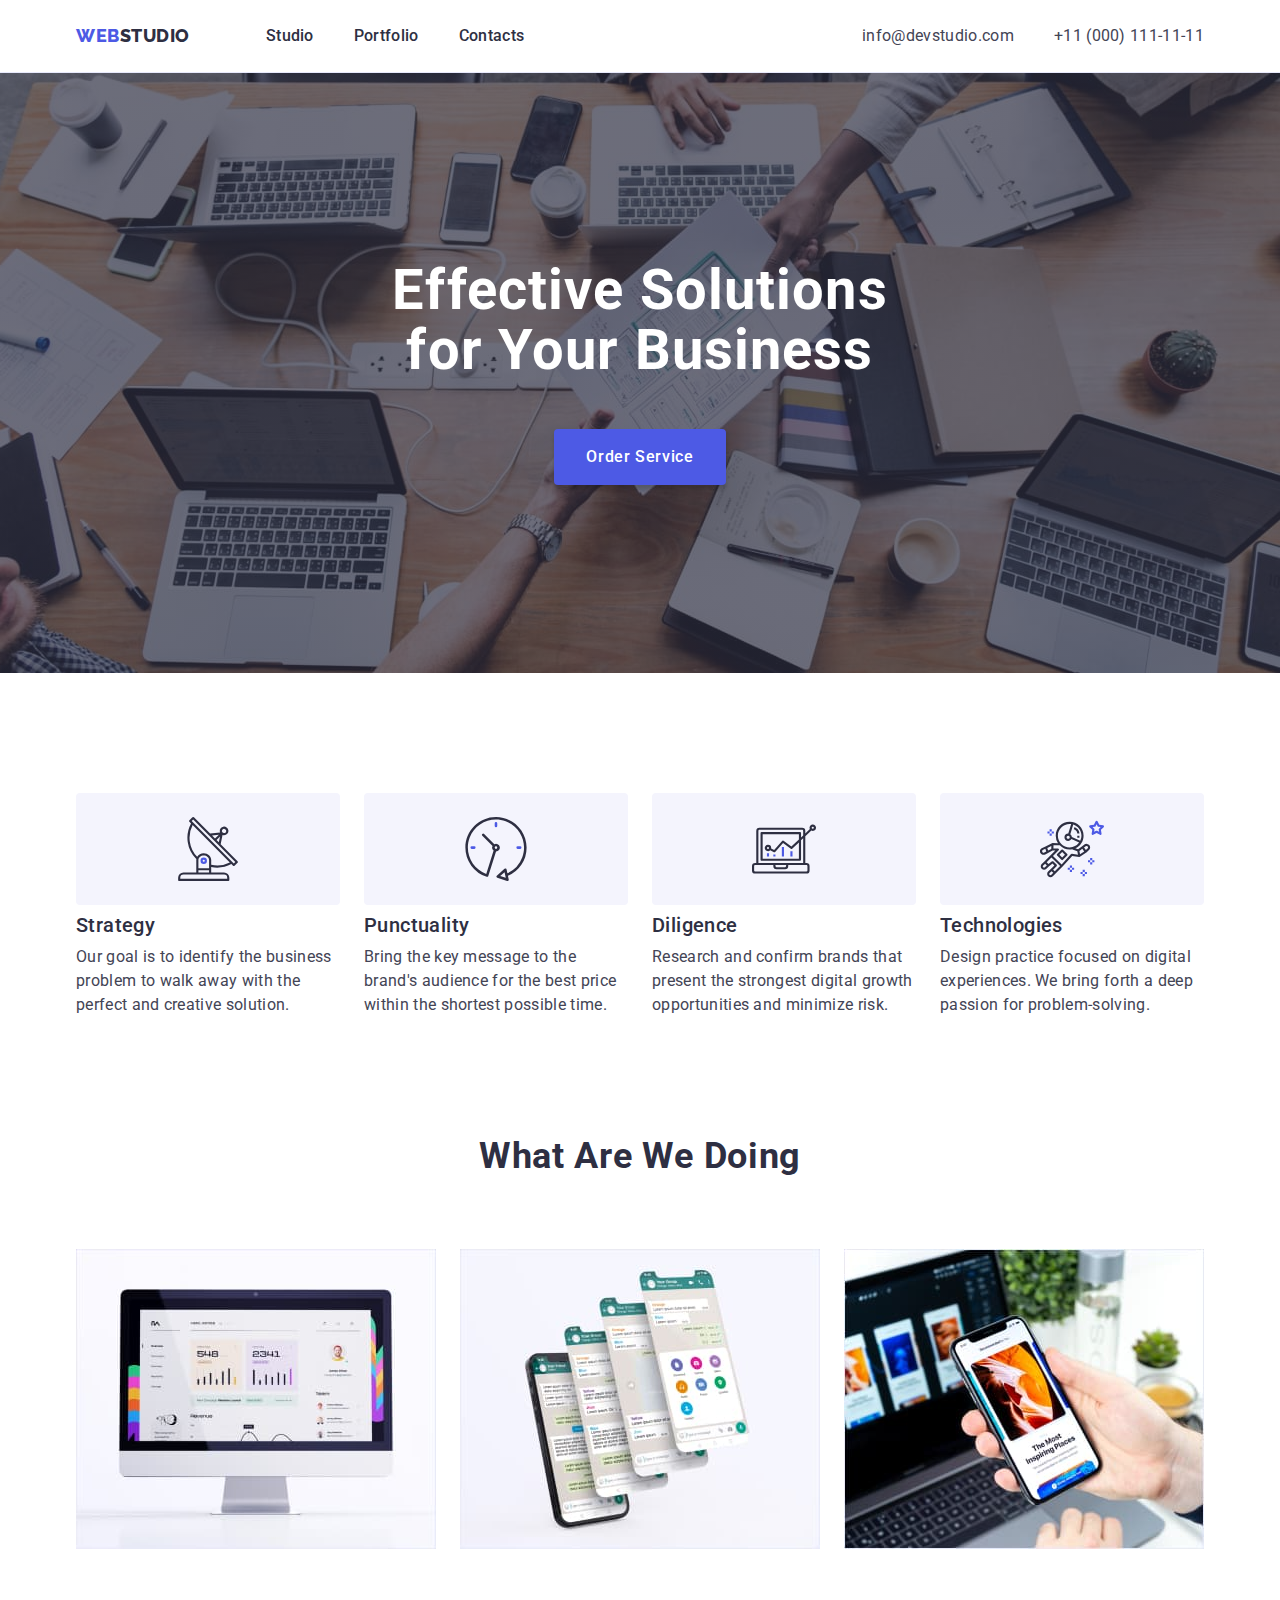
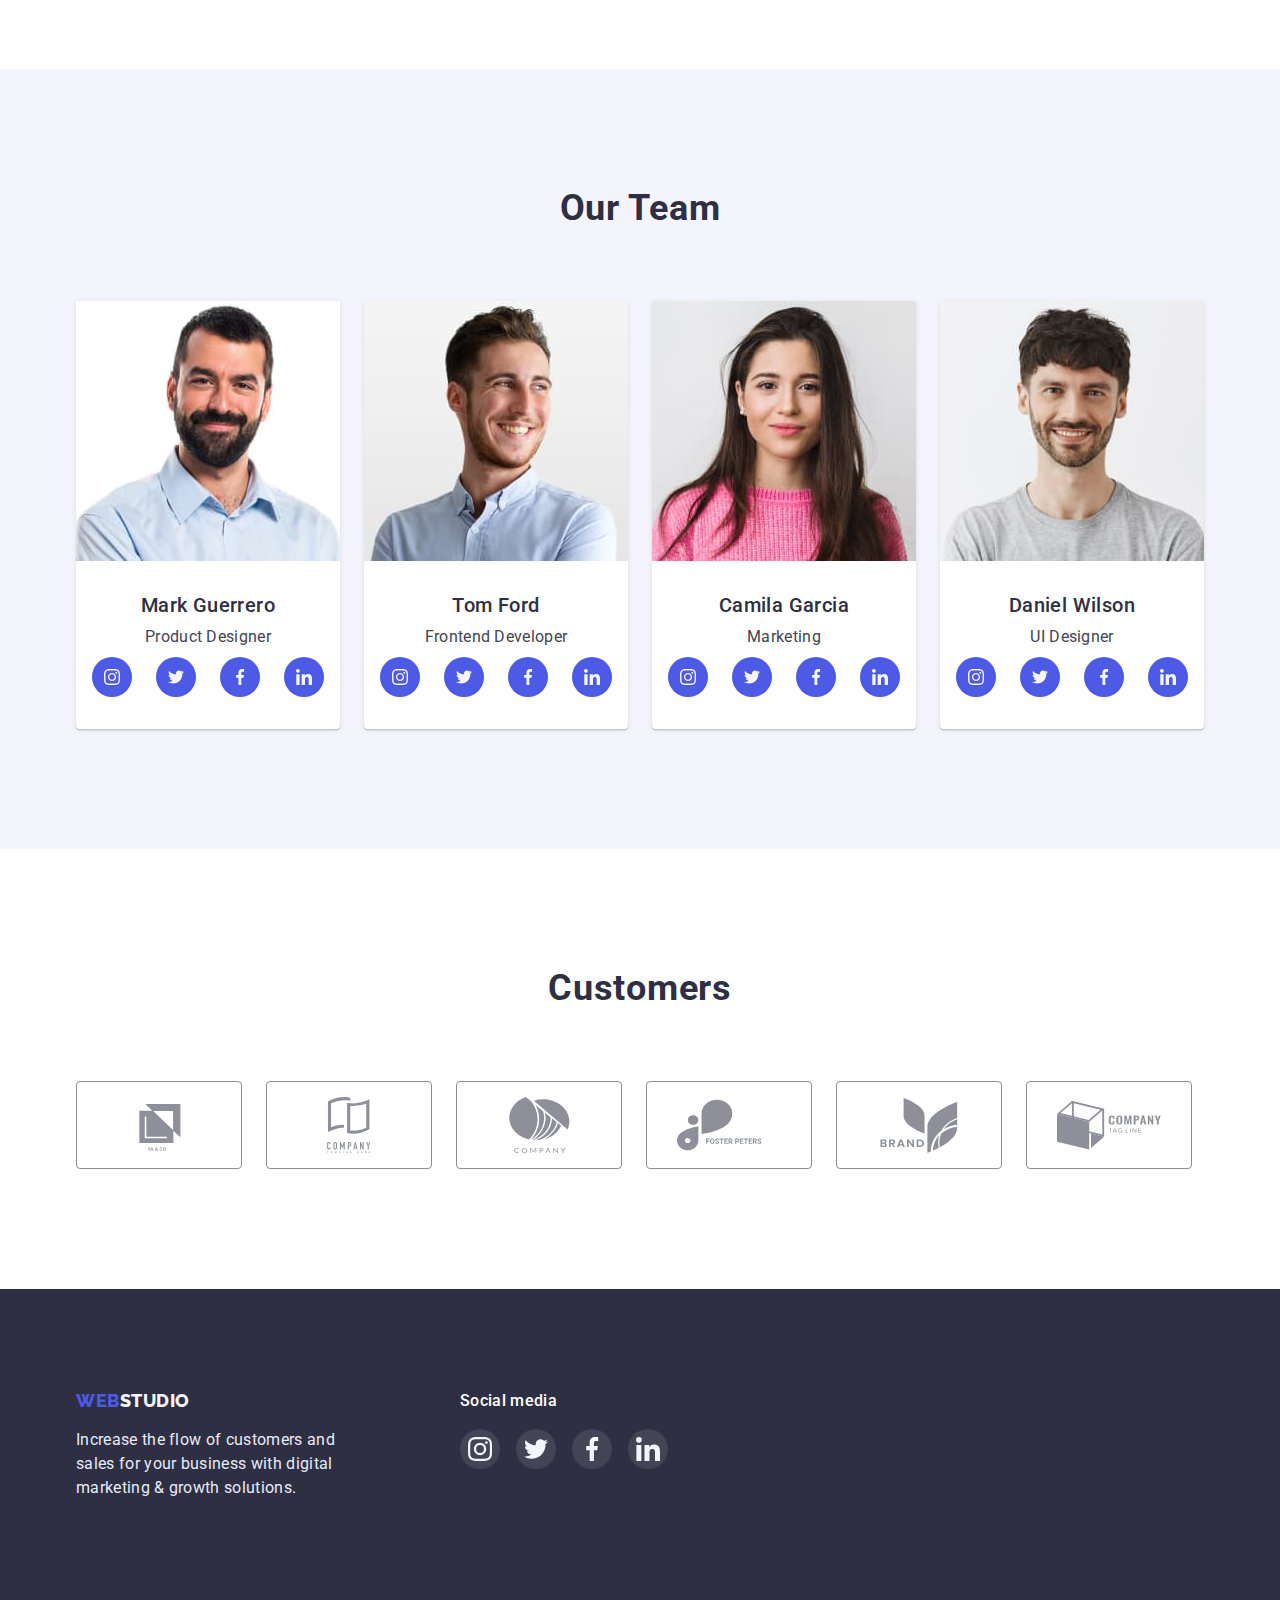
<file: index.html>
<!DOCTYPE html>
<html lang="en">
  <head>
    <meta charset="UTF-8" />
    <meta http-equiv="X-UA-Compatible" content="IE=edge" />
    <meta name="viewport" content="width=device-width, initial-scale=1.0" />
    <title>Webstudio</title>
    <link rel="preconnect" href="https://fonts.googleapis.com" />
    <link rel="preconnect" href="https://fonts.gstatic.com" crossorigin />
    <link
      href="https://fonts.googleapis.com/css2?family=Raleway:wght@800&family=Roboto:wght@400;500;700;900&display=swap"
      rel="stylesheet"
    />
    <link
      rel="stylesheet"
      href="https://cdnjs.cloudflare.com/ajax/libs/modern-normalize/1.0.0/modern-normalize.min.css"
    />
    <link rel="stylesheet" href="css/styles.css" />
  </head>
  <body>
    <!-- HEAD BLOCK -->
    <header class="head">
      <div class="head-container container">
        <nav class="head-nav">
          <a
            href="./index.html"
            class="logo links"
            target="_blank"
            rel="noopener nofollow noreferrer"
            >Web<span class="logo-studio">Studio</span></a
          >
          <ul class="head-nav-list list">
            <li class="head-nav-item">
              <a
                href="./index.html"
                class="head-nav-link links"
                target="_blank"
                rel="noopener nofollow noreferrer"
                >Studio</a
              >
            </li>
            <li class="head-nav-item">
              <a
                href="./portfolio.html"
                class="head-nav-link links"
                target="_blank"
                rel="noopener nofollow noreferrer"
                >Portfolio</a
              >
            </li>
            <li class="head-nav-item">
              <a href="" class="head-nav-link links">Contacts</a>
            </li>
          </ul>
        </nav>
        <address class="adress">
          <ul class="adress-list list">
            <li class="adress-item">
              <a
                href="mailto:info@devstudio.com"
                class="adress-link links"
                target="_blank"
                rel="noopener nofollow noreferrer"
                >info@devstudio.com</a
              >
            </li>
            <li class="adress-item">
              <a
                href="tel:+110001111111"
                class="adress-link links"
                target="_blank"
                rel="noopener nofollow noreferrer"
                >+11 (000) 111-11-11</a
              >
            </li>
          </ul>
        </address>
      </div>
    </header>
    <!-- MAIN BLOCK -->
    <main class="main">
      <!-- HERO BLOCK -->
      <section class="hero-studio">
        <div class="container">
          <h1 class="hero-title hero-studio-title">
            Effective Solutions for Your Business
          </h1>
          <button class="hero-studio-bt bt" type="button">Order Service</button>
        </div>
      </section>
      <!-- 2ND Block -->
      <section class="adventages section">
        <div class="container">
          <h2 class="adventages-title">Adventages</h2>
          <ul class="adventages-list list">
            <li class="adventages-item">
              <div class="adventages-icon-container">
                <svg class="adventages-icon" width="64" height="64">
                  <use
                    href="./images/icons.svg/symbol-defs.svg#icon-antenna"
                  ></use>
                </svg>
              </div>
              <h3 class="adventages-item-ttl">Strategy</h3>
              <p class="adventages-item-subtitle text">
                Our goal is to identify the business problem to walk away with
                the perfect and creative solution.
              </p>
            </li>
            <li class="adventages-item punctuality-icon">
              <div class="adventages-icon-container">
                <svg class="adventages-icon" width="64" height="64">
                  <use
                    href="./images/icons.svg/symbol-defs.svg#icon-clock"
                  ></use>
                </svg>
              </div>
              <h3 class="adventages-item-ttl">Punctuality</h3>
              <p class="adventages-item-subtitle text">
                Bring the key message to the brand's audience for the best price
                within the shortest possible time.
              </p>
            </li>
            <li class="adventages-item diligence-icon">
              <div class="adventages-icon-container">
                <svg class="adventages-icon" width="64" height="64">
                  <use
                    href="./images/icons.svg/symbol-defs.svg#icon-diagram"
                  ></use>
                </svg>
              </div>
              <h3 class="adventages-item-ttl">Diligence</h3>
              <p class="adventages-item-subtitle text">
                Research and confirm brands that present the strongest digital
                growth opportunities and minimize risk.
              </p>
            </li>
            <li class="adventages-item technologies-icon">
              <div class="adventages-icon-container">
                <svg class="adventages-icon" width="64" height="64">
                  <use
                    href="./images/icons.svg/symbol-defs.svg#icon-astronaut"
                  ></use>
                </svg>
              </div>
              <h3 class="adventages-item-ttl">Technologies</h3>
              <p class="adventages-item-subtitle text">
                Design practice focused on digital experiences. We bring forth a
                deep passion for problem-solving.
              </p>
            </li>
          </ul>
        </div>
      </section>
      <!-- 3D BLOCK -->
      <section class="projects-studio section">
        <div class="container">
          <h2 class="projects-studio-title">What are we doing</h2>
          <ul class="projects-studio-list list">
            <li class="projects-studio-item">
              <img
                class="projects-studio-img"
                src="./images/what_we_are_doing/computer.jpg"
                alt="computer"
                width="360"
                height="300"
              />
            </li>
            <li class="projects-studio-item">
              <img
                class="projects-studio-img"
                src="./images/what_we_are_doing/sms_menu.jpg"
                alt="phone"
                width="360"
                height="300"
              />
            </li>
            <li class="projects-studio-item">
              <img
                class="projects-studio-img"
                src="./images/what_we_are_doing/phone_in_hand.jpg"
                alt="phone"
                width="360"
                height="300"
              />
            </li>
          </ul>
        </div>
      </section>
      <!-- 4D BLOCK -->
      <section class="team section">
        <div class="container">
          <h2 class="team-title">Our Team</h2>
          <ul class="team-list list">
            <li class="team-item">
              <img
                class="team-img"
                src="./images/team/mark_g.jpg"
                alt="team member"
                width="264"
                height="260"
              />
              <div class="team-list-content">
                <h3 class="team-list-title">Mark Guerrero</h3>
                <p class="team-list-subtitle text">Product Designer</p>
                <ul class="team-social-list list">
                  <li class="team-social-item">
                    <a
                      href="#"
                      class="team-social-link"
                      target="_blank"
                      rel="noopener nofollow noreferrer"
                    >
                      <svg class="team-social-icon" width="16" height="16">
                        <use
                          href="./images/icons.svg/symbol-defs.svg#icon-instagram"
                        ></use>
                      </svg>
                    </a>
                  </li>
                  <li class="team-social-item">
                    <a
                      href="#"
                      class="team-social-link"
                      target="_blank"
                      rel="noopener nofollow noreferrer"
                    >
                      <svg class="team-social-icon" width="16" height="16">
                        <use
                          href="./images/icons.svg/symbol-defs.svg#icon-twitter"
                        ></use>
                      </svg>
                    </a>
                  </li>
                  <li class="team-social-item">
                    <a
                      href="#"
                      class="team-social-link"
                      target="_blank"
                      rel="noopener nofollow noreferrer"
                    >
                      <svg class="team-social-icon" width="16" height="16">
                        <use
                          href="./images/icons.svg/symbol-defs.svg#icon-facebook"
                        ></use>
                      </svg>
                    </a>
                  </li>
                  <li class="team-social-item">
                    <a
                      href="#"
                      class="team-social-link"
                      target="_blank"
                      rel="noopener nofollow noreferrer"
                    >
                      <svg class="team-social-icon" width="16" height="16">
                        <use
                          href="./images/icons.svg/symbol-defs.svg#icon-linkedin"
                        ></use>
                      </svg>
                    </a>
                  </li>
                </ul>
              </div>
            </li>
            <li class="team-item">
              <img
                class="team-img"
                src="./images/team/tom_f.jpg"
                alt="team member"
                width="264"
                height="260"
              />
              <div class="team-list-content">
                <h3 class="team-list-title">Tom Ford</h3>
                <p class="team-list-subtitle text">Frontend Developer</p>
                <ul class="team-social-list list">
                  <li class="team-social-item">
                    <a
                      href="#"
                      class="team-social-link"
                      target="_blank"
                      rel="noopener nofollow noreferrer"
                    >
                      <svg class="team-social-icon" width="16" height="16">
                        <use
                          href="./images/icons.svg/symbol-defs.svg#icon-instagram"
                        ></use>
                      </svg>
                    </a>
                  </li>
                  <li class="team-social-item">
                    <a
                      href="#"
                      class="team-social-link"
                      target="_blank"
                      rel="noopener nofollow noreferrer"
                    >
                      <svg class="team-social-icon" width="16" height="16">
                        <use
                          href="./images/icons.svg/symbol-defs.svg#icon-twitter"
                        ></use>
                      </svg>
                    </a>
                  </li>
                  <li class="team-social-item">
                    <a
                      href="#"
                      class="team-social-link"
                      target="_blank"
                      rel="noopener nofollow noreferrer"
                    >
                      <svg class="team-social-icon" width="16" height="16">
                        <use
                          href="./images/icons.svg/symbol-defs.svg#icon-facebook"
                        ></use>
                      </svg>
                    </a>
                  </li>
                  <li class="team-social-item">
                    <a
                      href="#"
                      class="team-social-link"
                      target="_blank"
                      rel="noopener nofollow noreferrer"
                    >
                      <svg class="team-social-icon" width="16" height="16">
                        <use
                          href="./images/icons.svg/symbol-defs.svg#icon-linkedin"
                        ></use>
                      </svg>
                    </a>
                  </li>
                </ul>
              </div>
            </li>
            <li class="team-item">
              <img
                class="team-img"
                src="./images/team/camila_g.jpg"
                alt="team member"
                width="264"
                height="260"
              />
              <div class="team-list-content">
                <h3 class="team-list-title">Camila Garcia</h3>
                <p class="team-list-subtitle text">Marketing</p>
                <ul class="team-social-list list">
                  <li class="team-social-item">
                    <a
                      href="#"
                      class="team-social-link"
                      target="_blank"
                      rel="noopener nofollow noreferrer"
                    >
                      <svg class="team-social-icon" width="16" height="16">
                        <use
                          href="./images/icons.svg/symbol-defs.svg#icon-instagram"
                        ></use>
                      </svg>
                    </a>
                  </li>
                  <li class="team-social-item">
                    <a
                      href="#"
                      class="team-social-link"
                      target="_blank"
                      rel="noopener nofollow noreferrer"
                    >
                      <svg class="team-social-icon" width="16" height="16">
                        <use
                          href="./images/icons.svg/symbol-defs.svg#icon-twitter"
                        ></use>
                      </svg>
                    </a>
                  </li>
                  <li class="team-social-item">
                    <a
                      href="#"
                      class="team-social-link"
                      target="_blank"
                      rel="noopener nofollow noreferrer"
                    >
                      <svg class="team-social-icon" width="16" height="16">
                        <use
                          href="./images/icons.svg/symbol-defs.svg#icon-facebook"
                        ></use>
                      </svg>
                    </a>
                  </li>
                  <li class="team-social-item">
                    <a
                      href="#"
                      class="team-social-link"
                      target="_blank"
                      rel="noopener nofollow noreferrer"
                    >
                      <svg class="team-social-icon" width="16" height="16">
                        <use
                          href="./images/icons.svg/symbol-defs.svg#icon-linkedin"
                        ></use>
                      </svg>
                    </a>
                  </li>
                </ul>
              </div>
            </li>
            <li class="team-item">
              <img
                class="team-img"
                src="./images/team/daniel_w.jpg"
                alt="team member"
                width="264"
                height="260"
              />
              <div class="team-list-content">
                <h3 class="team-list-title">Daniel Wilson</h3>
                <p class="team-list-subtitle text">UI Designer</p>
                <ul class="team-social-list list">
                  <li class="team-social-item">
                    <a
                      href="#"
                      class="team-social-link"
                      target="_blank"
                      rel="noopener nofollow noreferrer"
                    >
                      <svg class="team-social-icon" width="16" height="16">
                        <use
                          href="./images/icons.svg/symbol-defs.svg#icon-instagram"
                        ></use>
                      </svg>
                    </a>
                  </li>
                  <li class="team-social-item">
                    <a
                      href="#"
                      class="team-social-link"
                      target="_blank"
                      rel="noopener nofollow noreferrer"
                    >
                      <svg class="team-social-icon" width="16" height="16">
                        <use
                          href="./images/icons.svg/symbol-defs.svg#icon-twitter"
                        ></use>
                      </svg>
                    </a>
                  </li>
                  <li class="team-social-item">
                    <a
                      href="#"
                      class="team-social-link"
                      target="_blank"
                      rel="noopener nofollow noreferrer"
                    >
                      <svg class="team-social-icon" width="16" height="16">
                        <use
                          href="./images/icons.svg/symbol-defs.svg#icon-facebook"
                        ></use>
                      </svg>
                    </a>
                  </li>
                  <li class="team-social-item">
                    <a
                      href="#"
                      class="team-social-link"
                      target="_blank"
                      rel="noopener nofollow noreferrer"
                    >
                      <svg class="team-social-icon" width="16" height="16">
                        <use
                          href="./images/icons.svg/symbol-defs.svg#icon-linkedin"
                        ></use>
                      </svg>
                    </a>
                  </li>
                </ul>
              </div>
            </li>
          </ul>
        </div>
      </section>
      <!-- 5th BLOCK -->
      <section class="customers section">
        <div class="container">
          <h2 class="customers-title">Customers</h2>
          <ul class="customers-list list">
            <li class="customers-item">
              <a
                href=""
                class="customers-link"
                target="_blank"
                rel="noopener nofollow noreferrer"
              >
                <svg class="customers-icon" width="104" height="56">
                  <use
                    href="./images/icons.svg/symbol-defs.svg#icon-ya-and-co"
                  ></use>
                </svg>
              </a>
            </li>
            <li class="customers-item">
              <a
                href=""
                class="customers-link"
                target="_blank"
                rel="noopener nofollow noreferrer"
              >
                <svg class="customers-icon" width="104" height="56">
                  <use
                    href="./images/icons.svg/symbol-defs.svg#icon-tagline"
                  ></use>
                </svg>
              </a>
            </li>
            <li class="customers-item">
              <a
                href=""
                class="customers-link"
                target="_blank"
                rel="noopener nofollow noreferrer"
              >
                <svg class="customers-icon" width="104" height="56">
                  <use
                    href="./images/icons.svg/symbol-defs.svg#icon-company"
                  ></use>
                </svg>
              </a>
            </li>
            <li class="customers-item">
              <a
                href=""
                class="customers-link"
                target="_blank"
                rel="noopener nofollow noreferrer"
              >
                <svg class="customers-icon" width="104" height="56">
                  <use
                    href="./images/icons.svg/symbol-defs.svg#icon-foster-peters"
                  ></use>
                </svg>
              </a>
            </li>
            <li class="customers-item">
              <a
                href=""
                class="customers-link"
                target="_blank"
                rel="noopener nofollow noreferrer"
              >
                <svg class="customers-icon" width="104" height="56">
                  <use
                    href="./images/icons.svg/symbol-defs.svg#icon-brand"
                  ></use>
                </svg>
              </a>
            </li>
            <li class="customers-item">
              <a
                href=""
                class="customers-link"
                target="_blank"
                rel="noopener nofollow noreferrer"
              >
                <svg class="customers-icon" width="104" height="56">
                  <use
                    href="./images/icons.svg/symbol-defs.svg#icon-company-tagline"
                  ></use>
                </svg>
              </a>
            </li>
          </ul>
        </div>
      </section>
    </main>
    <!-- FOOTER -->
    <footer class="footer">
      <div class="footer-container container">
        <div class="footer-logo-content">
          <a
            href="./index.html"
            class="logo links"
            target="_blank"
            rel="noopener nofollow noreferrer"
            >Web<span class="footer-logo-studio">Studio</span></a
          >
          <p class="footer-subtitle text">
            Increase the flow of customers and sales for your business with
            digital marketing & growth solutions.
          </p>
        </div>
        <div class="footer-social-content">
          <p class="footer-social-subtitle text">Social media</p>
          <ul class="footer-social-list list">
            <li class="footer-social-item">
              <a
                href="#"
                class="footer-social-link"
                aria-label="instagram"
                target="_blank"
                rel="noopener nofollow noreferrer"
              >
                <svg class="footerfooter-social-icon" width="24" height="24">
                  <use
                    href="./images/icons.svg/symbol-defs.svg#icon-instagram"
                  ></use>
                </svg>
              </a>
            </li>
            <li class="footer-social-item">
              <a
                href="#"
                class="footer-social-link"
                aria-label="twitter"
                target="_blank"
                rel="noopener nofollow noreferrer"
              >
                <svg class="footer-social-icon" width="24" height="24">
                  <use
                    href="./images/icons.svg/symbol-defs.svg#icon-twitter"
                  ></use>
                </svg>
              </a>
            </li>
            <li class="footer-social-item">
              <a
                href="#"
                class="footer-social-link"
                aria-label="facebook"
                target="_blank"
                rel="noopener nofollow noreferrer"
              >
                <svg class="footer-social-icon" width="24" height="24">
                  <use
                    href="./images/icons.svg/symbol-defs.svg#icon-facebook"
                  ></use>
                </svg>
              </a>
            </li>
            <li class="footer-social-item">
              <a
                href="#"
                class="footer-social-link"
                aria-label="linkedin"
                target="_blank"
                rel="noopener nofollow noreferrer"
              >
                <svg class="footer-social-icon" width="24" height="24">
                  <use
                    href="./images/icons.svg/symbol-defs.svg#icon-linkedin"
                  ></use>
                </svg>
              </a>
            </li>
          </ul>
        </div>
      </div>
    </footer>
  </body>
</html>
</file>
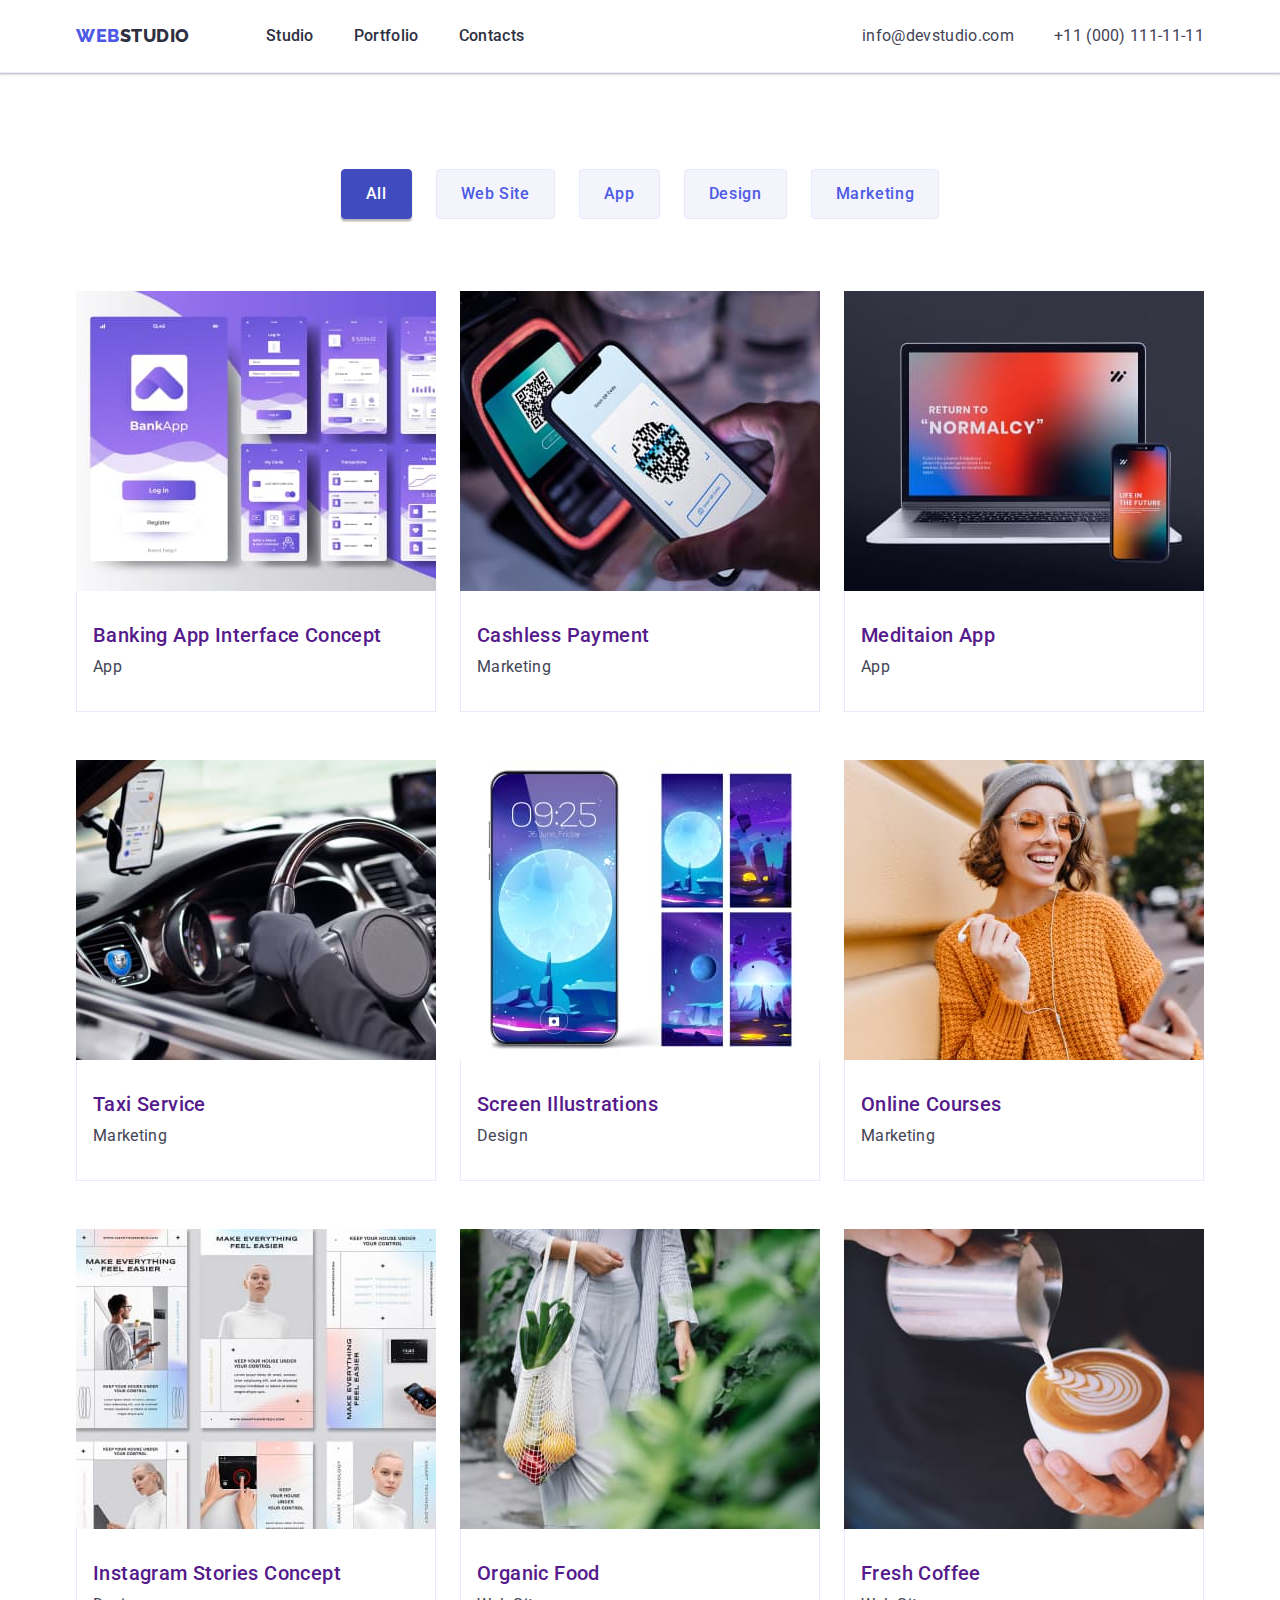
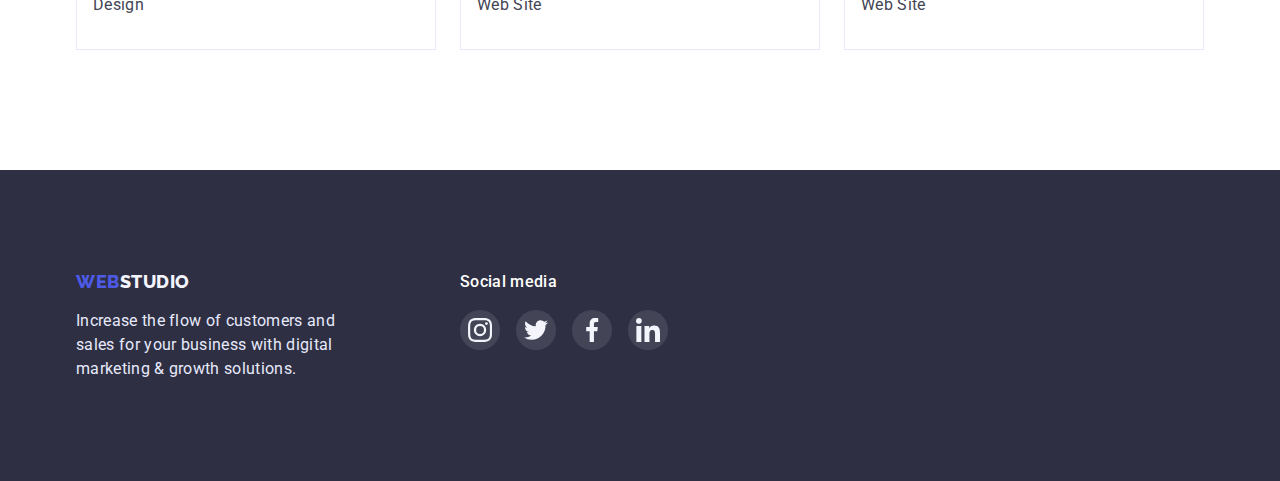
<file: portfolio.html>
<!DOCTYPE html>
<html lang="en">
  <head>
    <meta charset="UTF-8" />
    <meta http-equiv="X-UA-Compatible" content="IE=edge" />
    <meta name="viewport" content="width=device-width, initial-scale=1.0" />
    <title>Portfolio</title>
    <link rel="preconnect" href="https://fonts.googleapis.com" />
    <link rel="preconnect" href="https://fonts.gstatic.com" crossorigin />
    <link
      href="https://fonts.googleapis.com/css2?family=Raleway:wght@800&family=Roboto:wght@400;500;700;900&display=swap"
      rel="stylesheet"
    />
    <link
      rel="stylesheet"
      href="https://cdnjs.cloudflare.com/ajax/libs/modern-normalize/1.0.0/modern-normalize.min.css"
    />
    <link rel="stylesheet" href="css/styles.css" />
  </head>
  <body>
    <!-- HEAD BLOCK -->
    <header class="head">
      <div class="head-container container">
        <nav class="head-nav">
          <a
            href="./index.html"
            class="logo links"
            target="_blank"
            rel="noopener nofollow noreferrer"
            >Web<span class="logo-studio">Studio</span></a
          >
          <ul class="head-nav-list list">
            <li class="head-nav-item">
              <a
                href="./index.html"
                class="head-nav-link links"
                target="_blank"
                rel="noopener nofollow noreferrer"
                >Studio</a
              >
            </li>
            <li class="head-nav-item">
              <a
                href="./portfolio.html"
                class="head-nav-link links"
                target="_blank"
                rel="noopener nofollow noreferrer"
                >Portfolio</a
              >
            </li>
            <li class="head-nav-item">
              <a href="" class="head-nav-link links">Contacts</a>
            </li>
          </ul>
        </nav>
        <address class="adress">
          <ul class="adress-list list">
            <li class="adress-item">
              <a
                href="mailto:info@devstudio.com"
                class="adress-link links"
                target="_blank"
                rel="noopener nofollow noreferrer"
                >info@devstudio.com</a
              >
            </li>
            <li class="adress-item">
              <a
                href="tel:+110001111111"
                class="adress-link links"
                target="_blank"
                rel="noopener nofollow noreferrer"
                >+11 (000) 111-11-11</a
              >
            </li>
          </ul>
        </address>
      </div>
    </header>
    <!-- MAIN BLOCK -->
    <main>
      <!-- HERO BLOCK -->
      <section class="portfolio-hero-section section">
        <div class="container">
          <h1 class="portfolio-title">Portfolio</h1>
          <ul class="menu-portfolio-list list">
            <li class="menu-portfolio-item">
              <button
                class="menu-portfolio-bt menu-portfolio-bt-active bt"
                type="button"
              >
                All
              </button>
            </li>
            <li class="menu-portfolio-item">
              <button class="menu-portfolio-bt bt" type="button">
                Web Site
              </button>
            </li>
            <li class="menu-portfolio-item">
              <button class="menu-portfolio-bt bt" type="button">App</button>
            </li>
            <li class="menu-portfolio-item">
              <button class="menu-portfolio-bt bt" type="button">Design</button>
            </li>
            <li class="menu-portfolio-item">
              <button class="menu-portfolio-bt bt" type="button">
                Marketing
              </button>
            </li>
          </ul>
          <ul class="projects-list list">
            <li class="project-item">
              <a
                href=""
                class="projects-link"
                target="_blank"
                rel="noopener nofollow noreferrer"
              >
                <img
                  src="./images/portfolio_page/first_block/bank_app.jpg"
                  alt="banking app"
                  class="project-img"
                  width="360"
                  height="300"
                />
                <div class="project-item-content">
                  <h2 class="projects-title">Banking App Interface Concept</h2>
                  <p class="project-subtitle text">App</p>
                </div>
              </a>
            </li>
            <li class="project-item">
              <a
                href=""
                class="projects-link"
                target="_blank"
                rel="noopener nofollow noreferrer"
              >
                <img
                  src="./images/portfolio_page/first_block/cashless_pay.jpg"
                  alt="Cashless Payment"
                  class="project-img"
                  width="360"
                  height="300"
                />
                <div class="project-item-content">
                  <h2 class="projects-title">Cashless Payment</h2>
                  <p class="project-subtitle text">Marketing</p>
                </div>
              </a>
            </li>
            <li class="project-item">
              <a
                href=""
                class="projects-link"
                target="_blank"
                rel="noopener nofollow noreferrer"
              >
                <img
                  src="./images/portfolio_page/first_block/meditation_app.jpg"
                  alt="Meditaion App"
                  class="project-img"
                  width="360"
                  height="300"
                />
                <div class="project-item-content">
                  <h2 class="projects-title">Meditaion App</h2>
                  <p class="project-subtitle text">App</p>
                </div>
              </a>
            </li>
            <li class="project-item">
              <a
                href=""
                class="projects-link"
                target="_blank"
                rel="noopener nofollow noreferrer"
              >
                <img
                  src="./images/portfolio_page/scnd_block/taxi_service.jpg"
                  alt="Taxi Service"
                  class="project-img"
                  width="360"
                  height="300"
                />
                <div class="project-item-content">
                  <h2 class="projects-title">Taxi Service</h2>
                  <p class="project-subtitle text">Marketing</p>
                </div>
              </a>
            </li>
            <li class="project-item">
              <a
                href=""
                class="projects-link"
                target="_blank"
                rel="noopener nofollow noreferrer"
              >
                <img
                  src="./images/portfolio_page/scnd_block/screen_illustr.jpg"
                  alt="Screen Illustrations"
                  class="project-img"
                  width="360"
                  height="300"
                />
                <div class="project-item-content">
                  <h2 class="projects-title">Screen Illustrations</h2>
                  <p class="project-subtitle text">Design</p>
                </div>
              </a>
            </li>
            <li class="project-item">
              <a
                href=""
                class="projects-link"
                target="_blank"
                rel="noopener nofollow noreferrer"
              >
                <img
                  src="./images/portfolio_page/scnd_block/online_course.jpg"
                  alt="Online Courses"
                  class="project-img"
                  width="360"
                  height="300"
                />
                <div class="project-item-content">
                  <h2 class="projects-title">Online Courses</h2>
                  <p class="project-subtitle text">Marketing</p>
                </div>
              </a>
            </li>
            <li class="project-item">
              <a
                href=""
                class="projects-link"
                target="_blank"
                rel="noopener nofollow noreferrer"
              >
                <img
                  src="./images/portfolio_page/thrd_block/inst_stories.jpg"
                  alt="Instagram Stories Concept"
                  class="project-img"
                  width="360"
                  height="300"
                />
                <div class="project-item-content">
                  <h2 class="projects-title">Instagram Stories Concept</h2>
                  <p class="project-subtitle text">Design</p>
                </div>
              </a>
            </li>
            <li class="project-item">
              <a
                href=""
                class="projects-link"
                target="_blank"
                rel="noopener nofollow noreferrer"
              >
                <img
                  src="./images/portfolio_page/thrd_block/organic_food.jpg"
                  alt="Organic Food"
                  class="project-img"
                  width="360"
                  height="300"
                />
                <div class="project-item-content">
                  <h2 class="projects-title">Organic Food</h2>
                  <p class="project-subtitle text">Web Site</p>
                </div>
              </a>
            </li>
            <li class="project-item">
              <a
                href=""
                class="projects-link"
                target="_blank"
                rel="noopener nofollow noreferrer"
              >
                <img
                  src="./images/portfolio_page/thrd_block/coffee.jpg"
                  alt="Fresh Coffee"
                  class="project-img"
                  width="360"
                  height="300"
                />
                <div class="project-item-content">
                  <h2 class="projects-title">Fresh Coffee</h2>
                  <p class="project-subtitle text">Web Site</p>
                </div>
              </a>
            </li>
          </ul>
        </div>
      </section>
    </main>
    <!-- FOOTER -->
    <footer class="footer">
      <div class="footer-container container">
        <div class="footer-logo-content">
          <a
            href="./index.html"
            class="logo links"
            target="_blank"
            rel="noopener nofollow noreferrer"
            >Web<span class="footer-logo-studio">Studio</span></a
          >
          <p class="footer-subtitle text">
            Increase the flow of customers and sales for your business with
            digital marketing & growth solutions.
          </p>
        </div>
        <div class="footer-social-content">
          <p class="footer-social-subtitle text">Social media</p>
          <ul class="footer-social-list list">
            <li class="footer-social-item">
              <a
                href="#"
                class="footer-social-link"
                aria-label="instagram"
                target="_blank"
                rel="noopener nofollow noreferrer"
              >
                <svg class="footerfooter-social-icon" width="24" height="24">
                  <use
                    href="./images/icons.svg/symbol-defs.svg#icon-instagram"
                  ></use>
                </svg>
              </a>
            </li>
            <li class="footer-social-item">
              <a
                href="#"
                class="footer-social-link"
                aria-label="twitter"
                target="_blank"
                rel="noopener nofollow noreferrer"
              >
                <svg class="footer-social-icon" width="24" height="24">
                  <use
                    href="./images/icons.svg/symbol-defs.svg#icon-twitter"
                  ></use>
                </svg>
              </a>
            </li>
            <li class="footer-social-item">
              <a
                href="#"
                class="footer-social-link"
                aria-label="facebook"
                target="_blank"
                rel="noopener nofollow noreferrer"
              >
                <svg class="footer-social-icon" width="24" height="24">
                  <use
                    href="./images/icons.svg/symbol-defs.svg#icon-facebook"
                  ></use>
                </svg>
              </a>
            </li>
            <li class="footer-social-item">
              <a
                href="#"
                class="footer-social-link"
                aria-label="linkedin"
                target="_blank"
                rel="noopener nofollow noreferrer"
              >
                <svg class="footer-social-icon" width="24" height="24">
                  <use
                    href="./images/icons.svg/symbol-defs.svg#icon-linkedin"
                  ></use>
                </svg>
              </a>
            </li>
          </ul>
        </div>
      </div>
    </footer>
  </body>
</html>
</file>
<file: css/styles.css>
/* variables */

:root {
  --font-medium: 500;
  --font-extra-bold: 800;
  --font-black: 900;
  --dark-grey: #2e2f42;
  --white-color: #ffffff;
  --light-mode: #f4f4fd;
  --accent-color: #e7e9fc;
  --subtitle-text-color: #8e8f99;
  --text-color: #434455;
  --success-message: #31d0aa;
  --active-color: #404bbf;
  --hero-button-background: #4d5ae5;
  --padding-content: 0 15px;
}

/* BASIC */

h1,
h2,
h3,
p,
ul {
  margin: 0;
  padding: 0;
}

img {
  display: block;
  max-width: 100%;
}

.bt {
  border: none;
  cursor: pointer;
}

.section {
  padding: 120px 0;
}

body {
  font-family: 'Roboto', sans-serif;
  color: var(--dark-grey, black);
  background-color: #ffff;
}

.container {
  max-width: 1158px;
  width: 100%;
  padding: var(--padding-content);
  margin: 0 auto;
}

.text {
  color: var(--text-color, black);
  font-size: 16px;
  line-height: 1.5;
  letter-spacing: 0.02em;
}

/* HEAD */

.head {
  border-bottom: 1px solid var(--accent-color);
  box-shadow: 0px 2px 1px rgba(46, 47, 66, 0.08),
    0px 1px 1px rgba(46, 47, 66, 0.16), 0px 1px 6px rgba(46, 47, 66, 0.08);
}

.head-container {
  display: flex;
  align-items: center;
}

.head-nav {
  display: flex;

  align-items: center;
}

.links {
  text-decoration: none;
  color: currentColor;
}

.logo {
  font-family: 'Raleway', sans-serif;
  font-weight: var(--font-extra-bold);
  color: var(--hero-button-background);
  font-size: 18px;
  line-height: 1.3;
  letter-spacing: 0.03em;
  text-transform: uppercase;
  margin-right: 76px;
  padding: 24px 0;
}

.logo-studio {
  color: var(--dark-grey, black);
}

.head-nav-list {
  display: flex;
}

.list {
  list-style: none;
}

.head-nav-item:not(:last-child) {
  margin-right: 40px;
}

.head-nav-link {
  display: block;
  padding: 24px 0;
  font-weight: var(--font-medium);
  font-size: 16px;
  line-height: 1.5;
  letter-spacing: 0.02em;
}

.adress {
  font-style: normal;
  margin-left: auto;
}

.adress-list {
  display: flex;
  align-items: center;
}

.adress-item:not(:last-child) {
  margin-right: 40px;
}

.adress-link {
  padding: 24px 0;
  font-size: 16px;
  line-height: 1.5;
  color: #434455;
  letter-spacing: 0.02em;
}

.head-nav-link:hover,
.head-nav-link:focus,
.adress-link:hover,
.adress-link:focus {
  color: var(--active-color);
}

/* Webstudio */
/* MAIN */

/* HERO BLOCK */
.hero-studio {
  background-image: linear-gradient(
      rgba(46, 47, 66, 0.7),
      rgba(46, 47, 66, 0.7)
    ),
    url(../images/background_img/people_office.jpg);
  background-repeat: no-repeat;
  background-position: center;
  background-size: cover;
  background-color: var(--dark-grey);
  padding-top: 188px;
  max-width: 1440px;
  width: 100%;
  min-height: 600px;
  text-align: center;
  margin: 0 auto;
}

.hero-studio-title {
  max-width: 496px;
  width: 100%;
  margin: 0 auto 48px;
}

.hero-studio-title,
.portfolio-title {
  text-align: center;
  font-size: 56px;
  line-height: 1.07;
  color: var(--white-color);
  letter-spacing: 0.02em;
}

.portfolio-title,
.adventages-title {
  display: none;
}

.hero-studio-bt {
  padding: 16px 32px;
  box-shadow: 0px 4px 4px rgba(0, 0, 0, 0.15);
  border-radius: 4px;
  background: var(--hero-button-background);
  color: #ffffff;
  font-family: 'Roboto', sans-serif;
  font-weight: var(--font-medium);
  font-size: 16px;
  line-height: 1.5;
  letter-spacing: 0.04em;
}

.hero-studio-bt:hover,
.hero-studio-bt:focus {
  background: var(--active-color);
  box-shadow: 0px 3px 1px rgba(0, 0, 0, 0.1), 0px 2px 1px rgba(0, 0, 0, 0.08),
    0px 2px 2px rgba(0, 0, 0, 0.12);
  color: var(--white-color);
}

/* 2ND Block */

.adventages-list {
  display: flex;
  gap: 24px;
}

.adventages-title,
.projects-studio-title,
.team-title,
.customers-title {
  text-align: center;
  font-size: 36px;
  line-height: 1.11;
  letter-spacing: 0.02em;
  text-transform: capitalize;
}

.adventages-item {
  flex-basis: calc((100% - 72px) / 4);
}

.adventages-icon-container {
  height: 112px;
  background-color: var(--light-mode);
  margin-bottom: 8px;
  border-radius: 4px;
  display: flex;
  justify-content: center;
  align-items: center;
}

.adventages-item-ttl {
  margin-bottom: 8px;
}

.adventages-item-ttl,
.team-list-title {
  font-weight: var(--font-medium);
  font-size: 20px;
  line-height: 1.2;
  letter-spacing: 0.02em;
}

/* 3D BLOCK */

.projects-studio {
  padding-top: 0;
}

.projects-studio-title {
  margin-bottom: 72px;
}

.projects-studio-list {
  display: flex;
  justify-content: space-between;
  gap: 24px;
}

.projects-studio-item {
  flex-basis: calc((100% - 48px) / 3);
}

/* 4D BLOCK */

.team-title {
  margin-bottom: 72px;
}

.team-list {
  display: flex;
  justify-content: space-between;
  gap: 24px;
}

.team-list-content {
  padding: 32px 16px;
}

.team-list-title {
  text-align: center;
  margin-bottom: 8px;
}

.team-list-subtitle {
  text-align: center;
  margin-bottom: 8px;
}

.team {
  background-color: var(--light-mode);
}

.team-item {
  flex-basis: calc((100% - 72px) / 4);
  background-color: var(--white-color);
  border-radius: 0 0 4px 4px;
  box-shadow: 0px 1px 6px rgba(46, 47, 66, 0.08),
    0px 1px 1px rgba(46, 47, 66, 0.16), 0px 2px 1px rgba(46, 47, 66, 0.08);
}

.team-social-list {
  display: flex;
  justify-content: space-between;
}

.team-social-link {
  display: block;
  width: 40px;
  height: 40px;
  border-radius: 50%;
  display: flex;
  justify-content: center;
  align-items: center;
  background-color: var(--hero-button-background);
}

.team-social-link:hover,
.team-social-link:focus {
  background-color: var(--active-color);
}

/* 5th BLOCK */

.customers-title {
  margin-bottom: 72px;
}

.customers-list {
  display: flex;
  gap: 24px;
}

.customers-link {
  display: block;
  width: 166px;
  height: 88px;
  display: flex;
  justify-content: center;
  align-items: center;
  border: 1px solid var(--subtitle-text-color);
  border-radius: 4px;
}

.customers-link:hover,
.customers-link:focus {
  border-color: var(--active-color);
}

.customers-icon {
  fill: var(--subtitle-text-color);
}

.customers-link:hover .customers-icon,
.customers-link:focus .customers-icon {
  fill: var(--active-color);
}

/* PORTFOLIO */

.portfolio-hero-section {
  padding-top: 96px;
}

.menu-portfolio-list {
  display: flex;
  justify-content: center;
  gap: 24px;
  margin: 0 auto 72px;
}

.menu-portfolio-bt {
  padding: 12px 24px;
  background: var(--light-mode);
  border: 1px solid var(--accent-color);
  color: var(--hero-button-background);
  border-radius: 4px;
  font-weight: var(--font-medium);
  font-size: 16px;
  line-height: 1.5;
  letter-spacing: 0.04em;
}

.menu-portfolio-bt-active,
.menu-portfolio-bt:hover,
.menu-portfolio-bt:focus {
  background: var(--active-color);
  border-color: var(--active-color);
  box-shadow: 0px 3px 1px rgba(0, 0, 0, 0.1), 0px 2px 1px rgba(0, 0, 0, 0.08),
    0px 2px 2px rgba(0, 0, 0, 0.12);
  color: var(--white-color);
}

.projects-list {
  display: flex;
  flex-wrap: wrap;
  gap: 48px 24px;
}

.project-item {
  flex-basis: calc((100% - 48px) / 3);
}

.projects-link {
  display: block;
  text-decoration: none;
}

.projects-link:hover,
.projects-link:focus {
  box-shadow: 0px 1px 6px rgba(46, 47, 66, 0.08),
    0px 1px 1px rgba(46, 47, 66, 0.16), 0px 2px 1px rgba(46, 47, 66, 0.08);
}

.project-item-content {
  border-left: 1px solid #e7e9fc;
  border-right: 1px solid #e7e9fc;
  border-bottom: 1px solid #e7e9fc;
  padding: 32px 16px;
}

.projects-title {
  margin-bottom: 8px;
  font-weight: var(--font-medium);
  font-size: 20px;
  line-height: 1.2;
  letter-spacing: 0.02em;
}

/* FOOTER */

.footer {
  background-color: var(--dark-grey);
  padding: 100px 0;
}

.footer-container {
  display: flex;
}

.footer-logo-content {
  margin-right: 120px;
}

.footer-container .logo {
  display: block;
  margin: 0 0 16px;
  padding: 0;
}

.footer-logo-studio {
  color: var(--light-mode);
}

.footer-subtitle {
  max-width: 264px;
  width: 100%;
  color: var(--accent-color);
}

.footer-social-subtitle {
  color: var(--white-color);
  font-weight: var(--font-medium);
  margin-bottom: 16px;
}

.footer-social-list {
  display: flex;
  gap: 16px;
}

.footer-social-link {
  display: block;
  width: 40px;
  height: 40px;
  display: flex;
  justify-content: center;
  align-items: center;
  border-radius: 50%;
  background-color: rgba(255, 255, 255, 0.1);
}

.footer-social-link:hover,
.footer-social-link:focus {
  background-color: var(--success-message);
}
</file>
